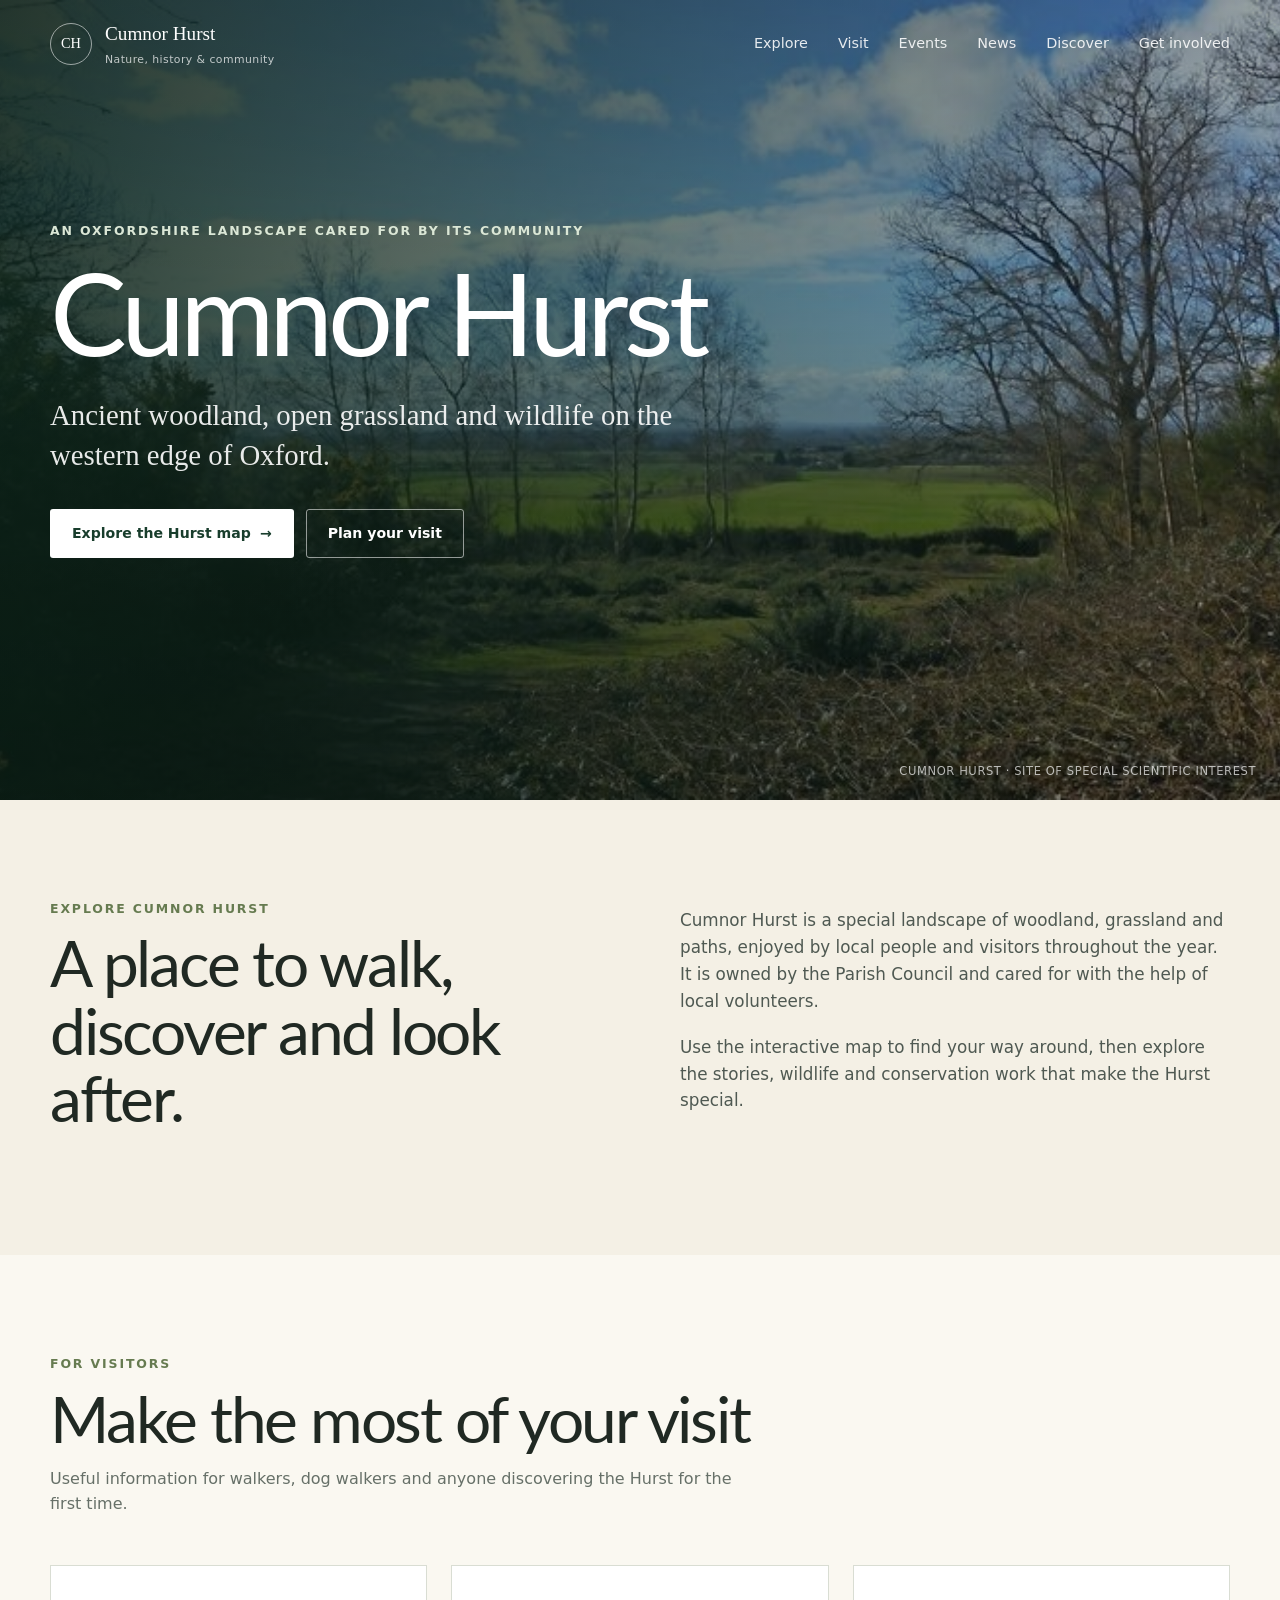
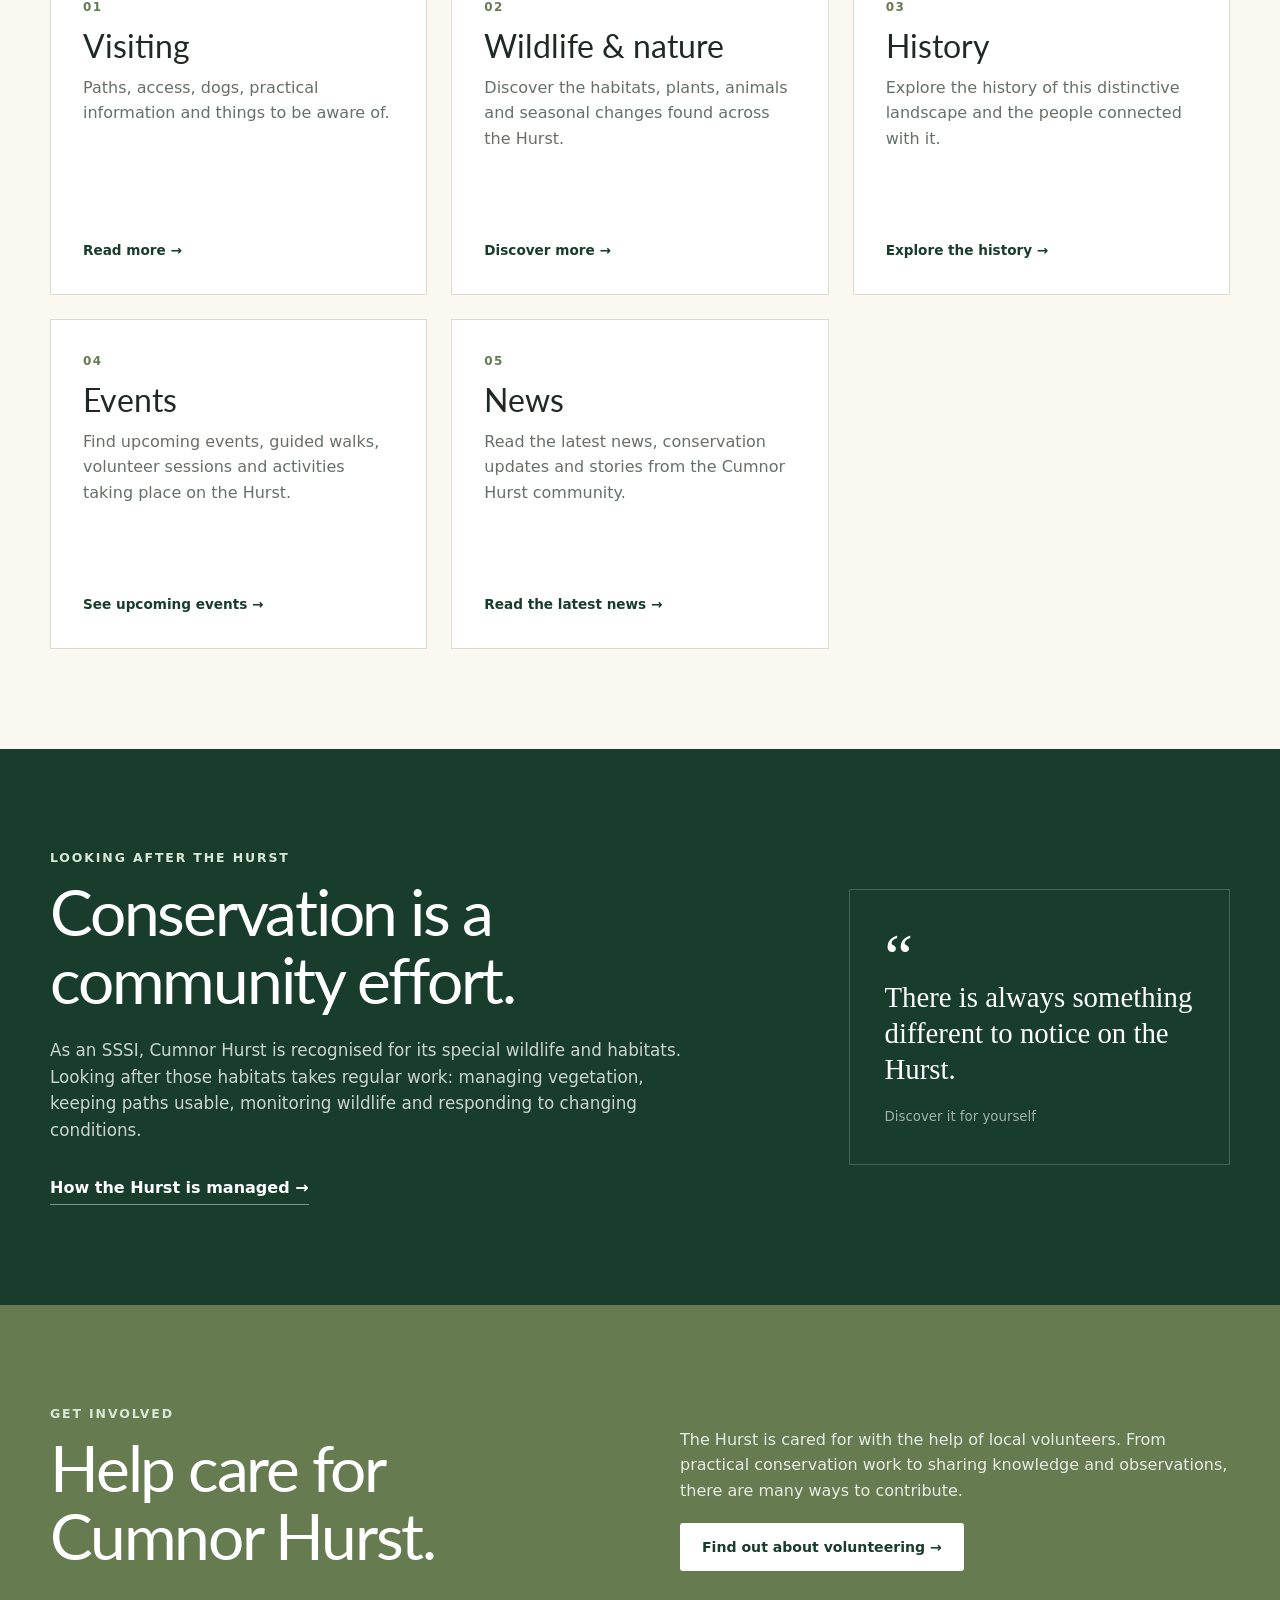
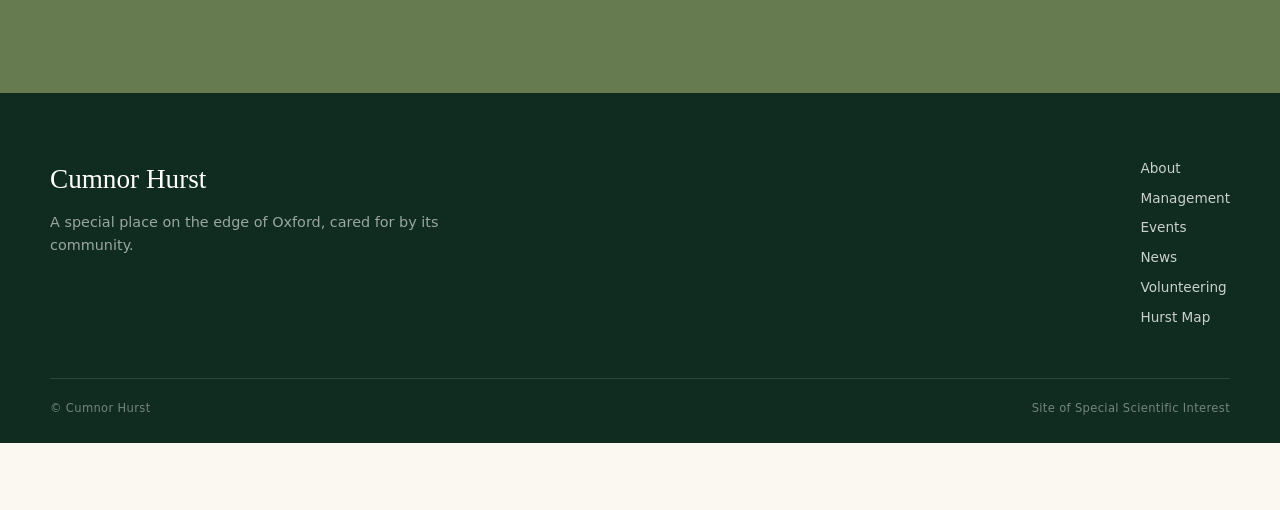
<file: index.html>
<!doctype html>
<html lang="en">

<head>
  <meta charset="utf-8">
  <meta http-equiv="refresh" content="0; url=/main.html">
  <link rel="canonical" href="https://www.cumnorhurst.org.uk/main.html">
  <title>Redirecting...</title>
</head>

<body>
  <p>Redirecting to <a href="/main.html">Cumnor Hurst Website</a>...</p>
</body>

</html>
</file>
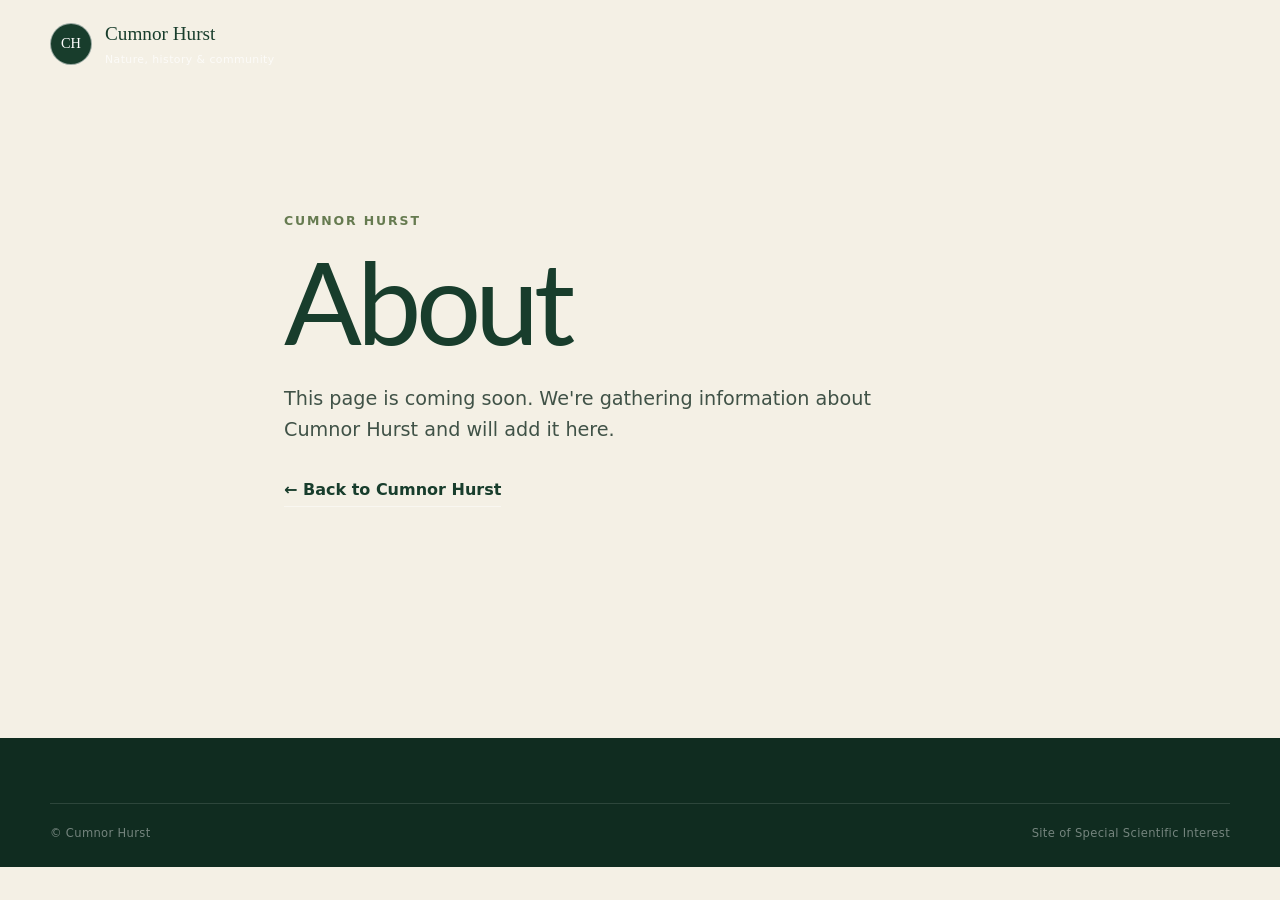
<file: about/index.html>
<!doctype html>
<html lang="en">
<head>
  <meta charset="utf-8">
  <meta name="viewport" content="width=device-width, initial-scale=1">
  <title>About — Cumnor Hurst</title>
  <link rel="stylesheet" href="/site.css">
  <link rel="icon" href="/favicon.svg" type="image/svg+xml">
</head>
<body class="subpage-page">
<header class="site-header">
  <div class="container nav-wrap">
    <a class="brand" href="/index.html">
      <span class="brand-mark">CH</span>
      <span><strong>Cumnor Hurst</strong><small>Nature, history &amp; community</small></span>
    </a>
  </div>
</header>

<main>
  <section class="section">
    <div class="subpage-content">
      <p class="eyebrow dark">Cumnor Hurst</p>
      <h1>About</h1>
      <p style="font-size: 1.2rem; max-width: 600px;">
        This page is coming soon. We're gathering information about
        Cumnor Hurst and will add it here.
      </p>
      <p><a class="text-link" href="/">← Back to Cumnor Hurst</a></p>
    </div>
  </section>
</main>

<footer>
  <div class="container footer-bottom">
    <span>© Cumnor Hurst</span>
    <span>Site of Special Scientific Interest</span>
  </div>
</footer>
</body>
</html>
</file>
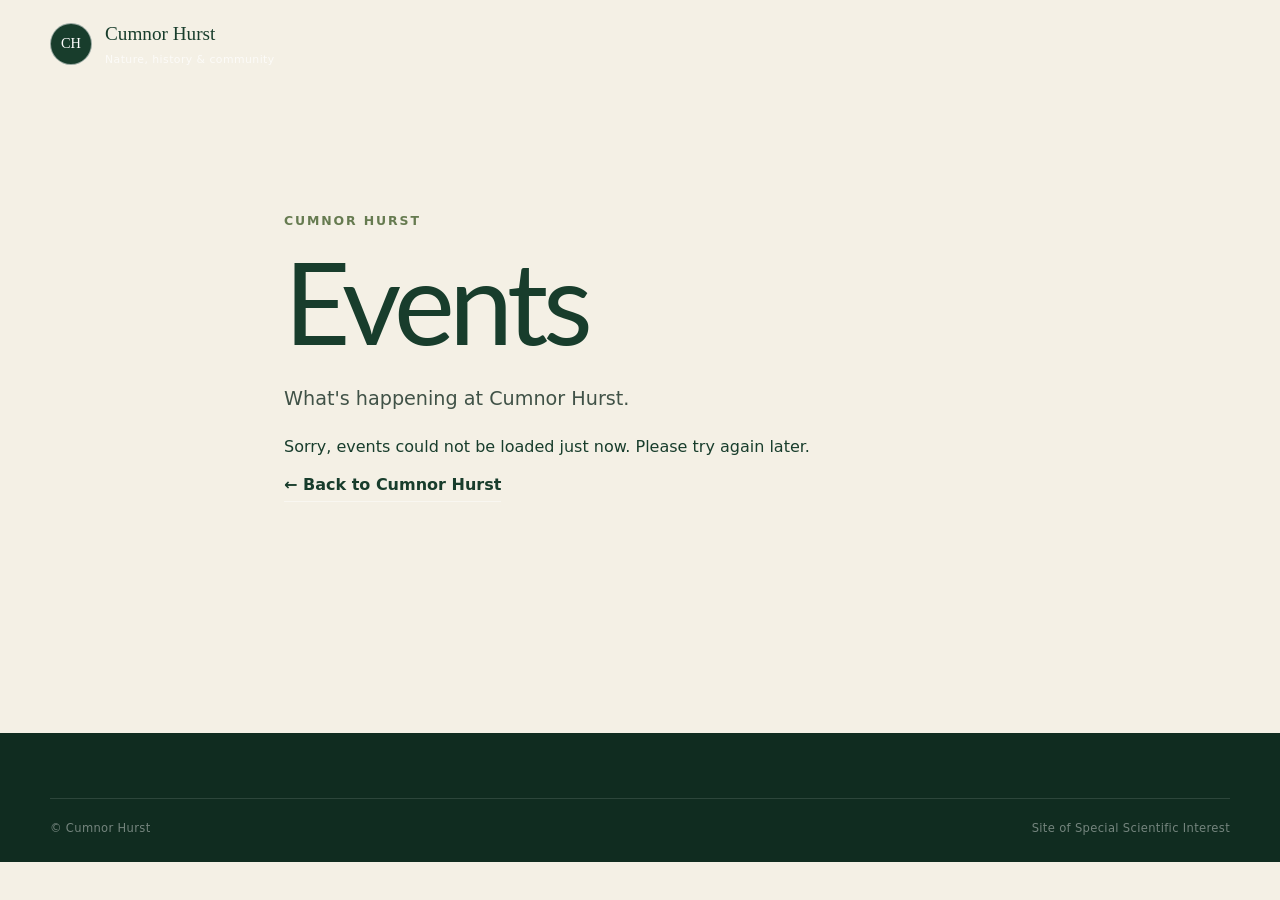
<file: events/index.html>
<!doctype html>
<html lang="en">
<head>
  <meta charset="utf-8">
  <meta name="viewport" content="width=device-width, initial-scale=1">
  <title>Events — Cumnor Hurst</title>
  <link rel="stylesheet" href="/site.css">
  <link rel="icon" href="/favicon.svg" type="image/svg+xml">
</head>
<body class="subpage-page">
<header class="site-header">
  <div class="container nav-wrap">
    <a class="brand" href="/index.html">
      <span class="brand-mark">CH</span>
      <span><strong>Cumnor Hurst</strong><small>Nature, history &amp; community</small></span>
    </a>
  </div>
</header>

<main>
  <section class="section">
    <div class="subpage-content">
      <p class="eyebrow dark">Cumnor Hurst</p>
      <h1>Events</h1>
      <p style="font-size: 1.2rem; max-width: 600px;">
        What's happening at Cumnor Hurst.
      </p> 
      <div id="events-feed" aria-live="polite"> 
        <p>Loading events…</p> 
      </div>
      <p><a class="text-link" href="/">← Back to Cumnor Hurst</a></p>
    </div>
  </section>
</main>

<footer>
  <div class="container footer-bottom">
    <span>© Cumnor Hurst</span>
    <span>Site of Special Scientific Interest</span>
  </div>
</footer>

<script>
const EVENTS_URL = "https://script.google.com/macros/s/AKfycbwlyRDThN-YTvIsuaMxBAxBW5epn72L5KCxQW8rVgxnJYSv5RahWv15Fv-OTVi2NTDo2A/exec";

async function loadEvents() {
  const feed = document.getElementById("events-feed");

  try {
    const response = await fetch(EVENTS_URL);

    if (!response.ok) {
      throw new Error(`HTTP ${response.status}`);
    }

    const data = await response.json();

    if (data.error) {
      throw new Error(data.error);
    }

    feed.replaceChildren();

    if (!data.events || data.events.length === 0) {
      feed.textContent = "There are no upcoming events at present.";
      return;
    }

    data.events.forEach(event => {
      const card = document.createElement("article");
      card.className = "event-card";

      const title = document.createElement("h2");
      title.textContent = event.title || "Untitled event";
      card.appendChild(title);

      const date = document.createElement("p");
      date.className = "event-date";

      const start = new Date(event.start);
      const end = new Date(event.end);

      if (event.allDay) {
        date.textContent = start.toLocaleDateString("en-GB", {
          weekday: "long",
          day: "numeric",
          month: "long",
          year: "numeric"
        });
      } else {
        date.textContent =
          start.toLocaleDateString("en-GB", {
            weekday: "long",
            day: "numeric",
            month: "long",
            year: "numeric"
          }) + " · " +
          start.toLocaleTimeString("en-GB", {
            hour: "2-digit",
            minute: "2-digit"
          }) + "–" +
          end.toLocaleTimeString("en-GB", {
            hour: "2-digit",
            minute: "2-digit"
          });
      }

      card.appendChild(date);


      if (event.location) {
        const location = document.createElement("p");
        location.className = "event-location";
        location.textContent = event.location;
        card.appendChild(location);
      }

      if (event.description) {
        const description = document.createElement("p");
        description.className = "event-description";
        description.textContent = event.description;
        card.appendChild(description);
      }
      
      if (event.contributor) {
        const contributor = document.createElement("p");
        contributor.className = "event-contributor";
        contributor.textContent = "Added by " + event.contributor;
        card.appendChild(contributor);
      }
      

      feed.appendChild(card);
    });

  } catch (error) {
    console.error("Could not load events:", error);
    feed.textContent =
      "Sorry, events could not be loaded just now. Please try again later.";
  }
}

loadEvents();
</script>

</body>
</html>
</file>
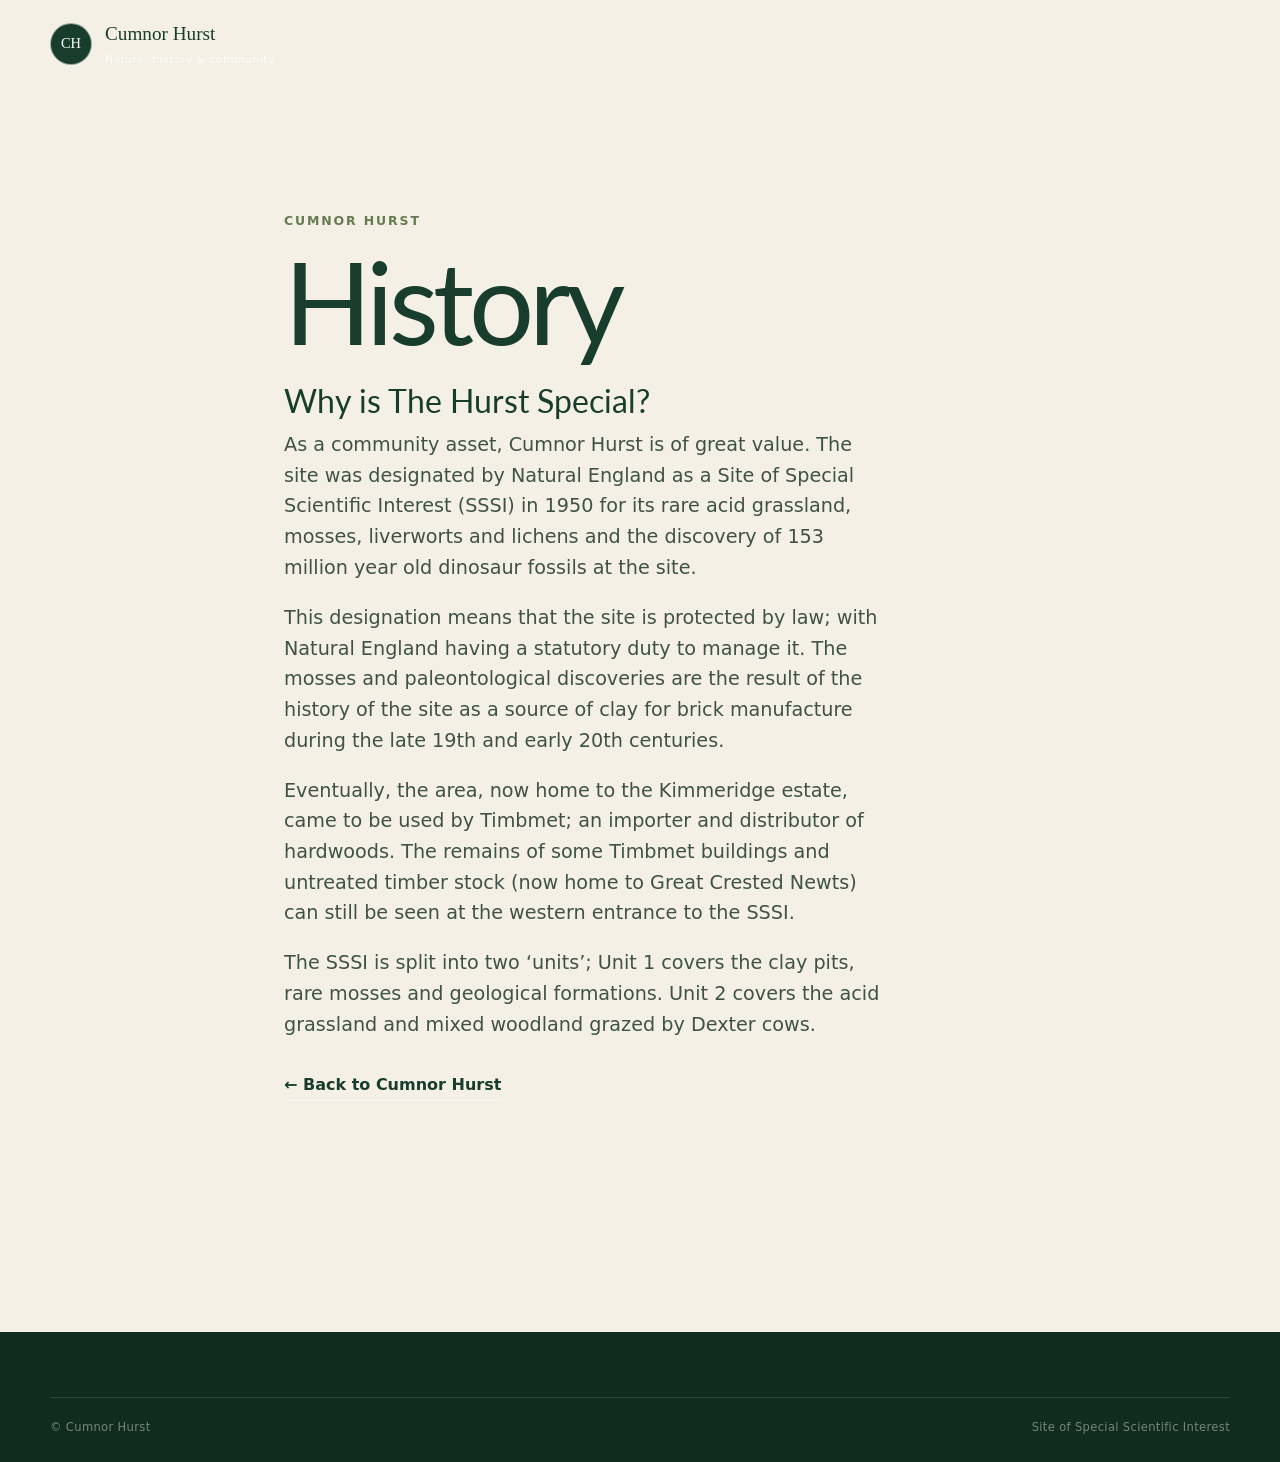
<file: history/index.html>
<!doctype html>
<html lang="en">
<head>
  <meta charset="utf-8">
  <meta name="viewport" content="width=device-width, initial-scale=1">
  <title>History — Cumnor Hurst</title>
  <link rel="stylesheet" href="/site.css">
  <link rel="icon" href="/favicon.svg" type="image/svg+xml">
</head>
<body class="subpage-page">
<header class="site-header">
  <div class="container nav-wrap">
    <a class="brand" href="/index.html">
      <span class="brand-mark">CH</span>
      <span><strong>Cumnor Hurst</strong><small>Nature, history &amp; community</small></span>
    </a>
  </div>
</header>

<main>
  <section class="section">
    <div class="subpage-content">
      <p class="eyebrow dark">Cumnor Hurst</p>
      <h1>History</h1>
      <h3>Why is The Hurst Special?</h3>
      <p style="font-size: 1.2rem; max-width: 600px;">
        As a community asset, Cumnor Hurst is of great value. The site was designated by Natural England as a Site of Special Scientific Interest (SSSI) in 1950 for its rare acid grassland, mosses, liverworts and lichens and the discovery of 153 million year old dinosaur fossils at the site.
      </p>
      <p style="font-size: 1.2rem; max-width: 600px;">
        This designation means that the site is protected by law; with Natural England having a statutory duty to manage it. The mosses and paleontological discoveries are the result of the history of the site as a source of clay for brick manufacture during the late 19th and early 20th centuries.
      </p>
      <p style="font-size: 1.2rem; max-width: 600px;">
        Eventually, the area, now home to the Kimmeridge estate, came to be used by Timbmet; an importer and distributor of hardwoods. The remains of some Timbmet buildings and untreated timber stock (now home to Great Crested Newts) can still be seen at the western entrance to the SSSI.
      </p>
      <p style="font-size: 1.2rem; max-width: 600px;">
        The SSSI is split into two ‘units’; Unit 1 covers the clay pits, rare mosses and geological formations. 
        Unit 2 covers the acid grassland and mixed woodland grazed by Dexter cows.
      </p>
      <p><a class="text-link" href="/">← Back to Cumnor Hurst</a></p>
    </div>
  </section>
</main>

<footer>
  <div class="container footer-bottom">
    <span>© Cumnor Hurst</span>
    <span>Site of Special Scientific Interest</span>
  </div>
</footer>
</body>
</html>
</file>
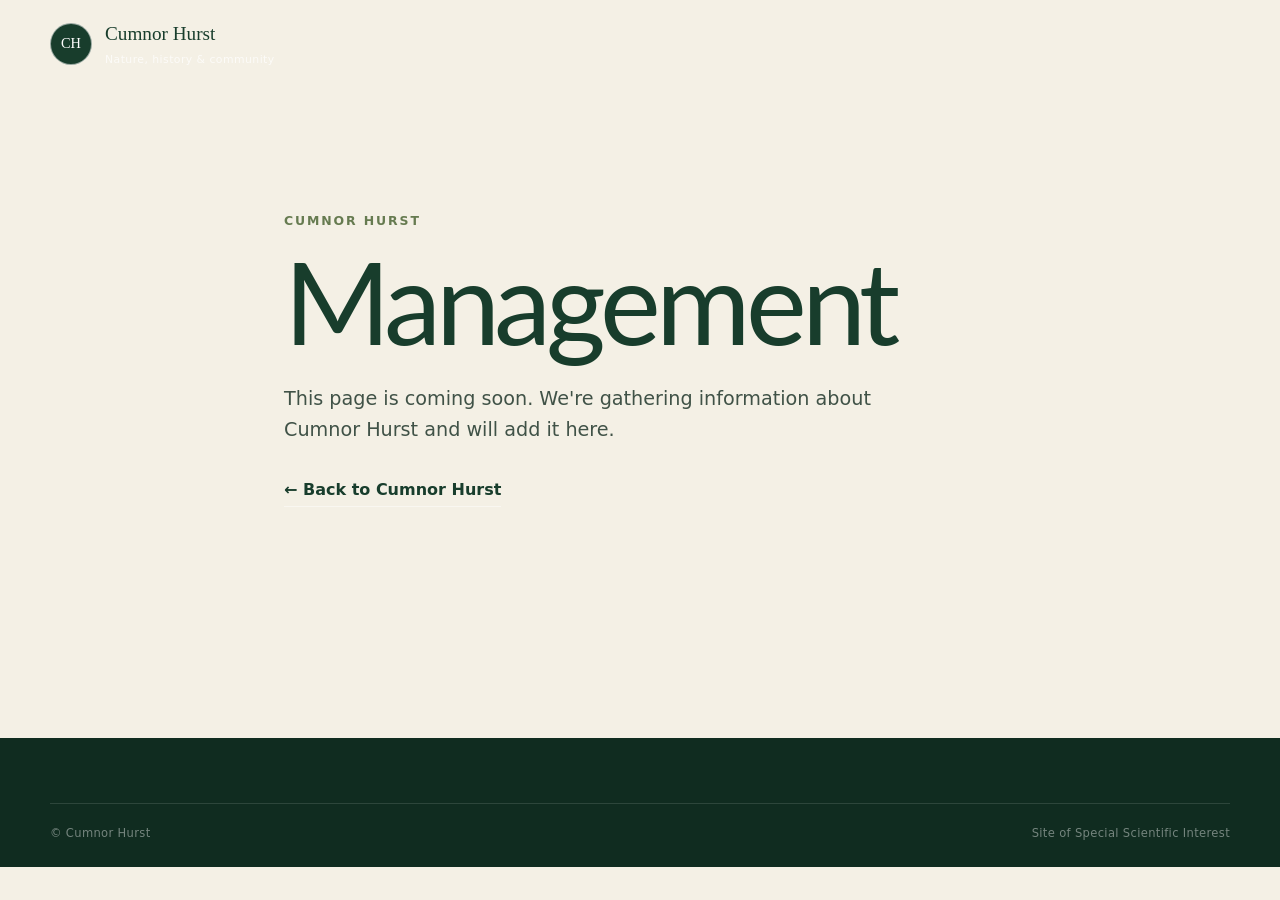
<file: management/index.html>
<!doctype html>
<html lang="en">
<head>
  <meta charset="utf-8">
  <meta name="viewport" content="width=device-width, initial-scale=1">
  <title>Management — Cumnor Hurst</title>
  <link rel="stylesheet" href="/site.css?v=1">
  <link rel="icon" href="/favicon.svg" type="image/svg+xml">
</head>
<body class="subpage-page">
<header class="site-header">
  <div class="container nav-wrap">
    <a class="brand" href="/index.html">
      <span class="brand-mark">CH</span>
      <span><strong>Cumnor Hurst</strong><small>Nature, history &amp; community</small></span>
    </a>
  </div>
</header>

<main>
  <section class="section">
    <div class="subpage-content">
      <p class="eyebrow dark">Cumnor Hurst</p>
      <h1>Management</h1>
      <p style="font-size: 1.2rem; max-width: 600px;">
        This page is coming soon. We're gathering information about
        Cumnor Hurst and will add it here.
      </p>
      <p><a class="text-link" href="/">← Back to Cumnor Hurst</a></p>
    </div>
  </section>
</main>

<footer>
  <div class="container footer-bottom">
    <span>© Cumnor Hurst</span>
    <span>Site of Special Scientific Interest</span>
  </div>
</footer>
</body>
</html>
</file>
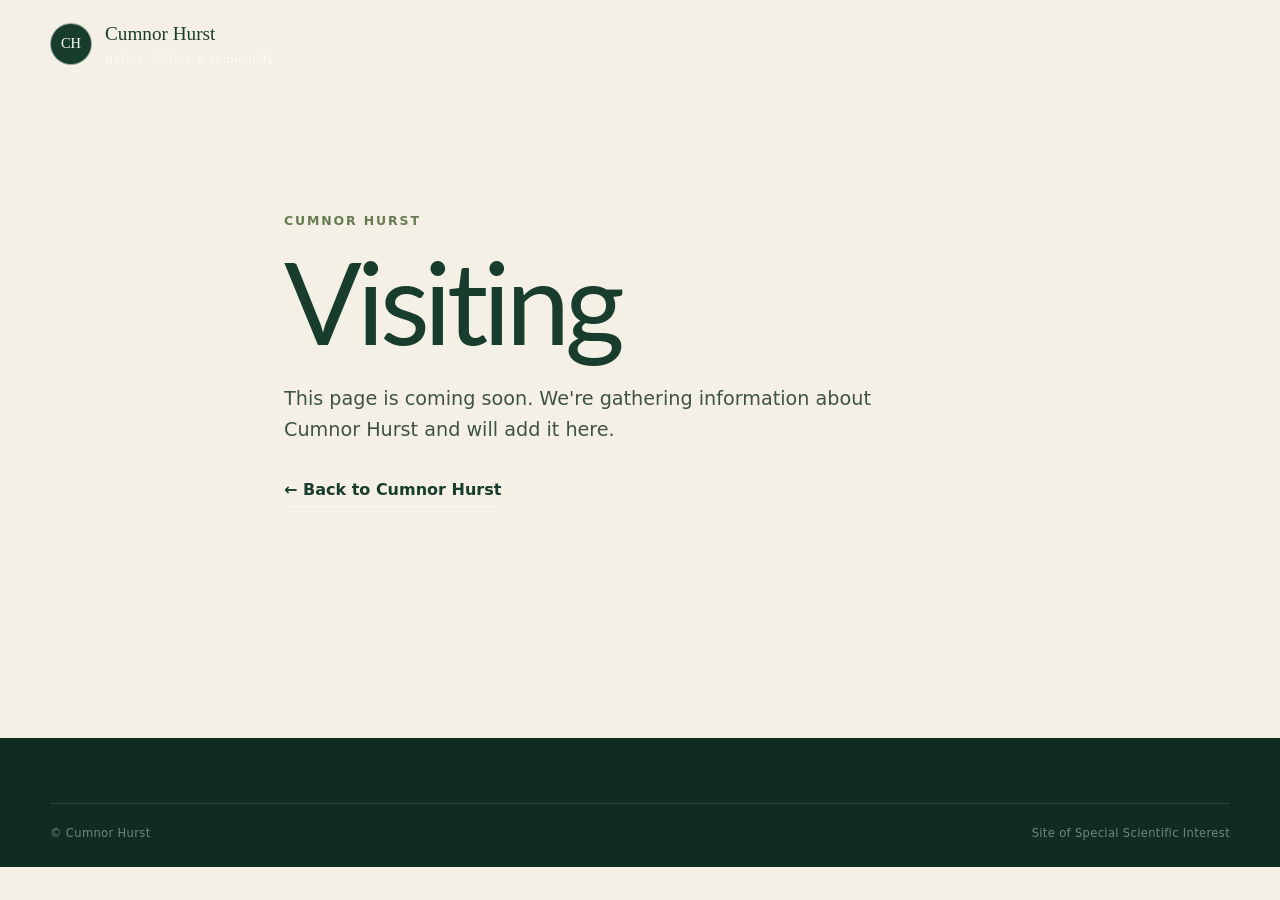
<file: visiting/index.html>
<!doctype html>
<html lang="en">
<head>
  <meta charset="utf-8">
  <meta name="viewport" content="width=device-width, initial-scale=1">
  <title>Visiting — Cumnor Hurst</title>
  <link rel="stylesheet" href="/site.css">
  <link rel="icon" href="/favicon.svg" type="image/svg+xml">
</head>
<body class="subpage-page">
<header class="site-header">
  <div class="container nav-wrap">
    <a class="brand" href="/index.html">
      <span class="brand-mark">CH</span>
      <span><strong>Cumnor Hurst</strong><small>Nature, history &amp; community</small></span>
    </a>
  </div>
</header>

<main>
  <section class="section">
    <div class="subpage-content">
      <p class="eyebrow dark">Cumnor Hurst</p>
      <h1>Visiting</h1>
      <p style="font-size: 1.2rem; max-width: 600px;">
        This page is coming soon. We're gathering information about
        Cumnor Hurst and will add it here.
      </p>
      <p><a class="text-link" href="/">← Back to Cumnor Hurst</a></p>
    </div>
  </section>
</main>

<footer>
  <div class="container footer-bottom">
    <span>© Cumnor Hurst</span>
    <span>Site of Special Scientific Interest</span>
  </div>
</footer>
</body>
</html>
</file>
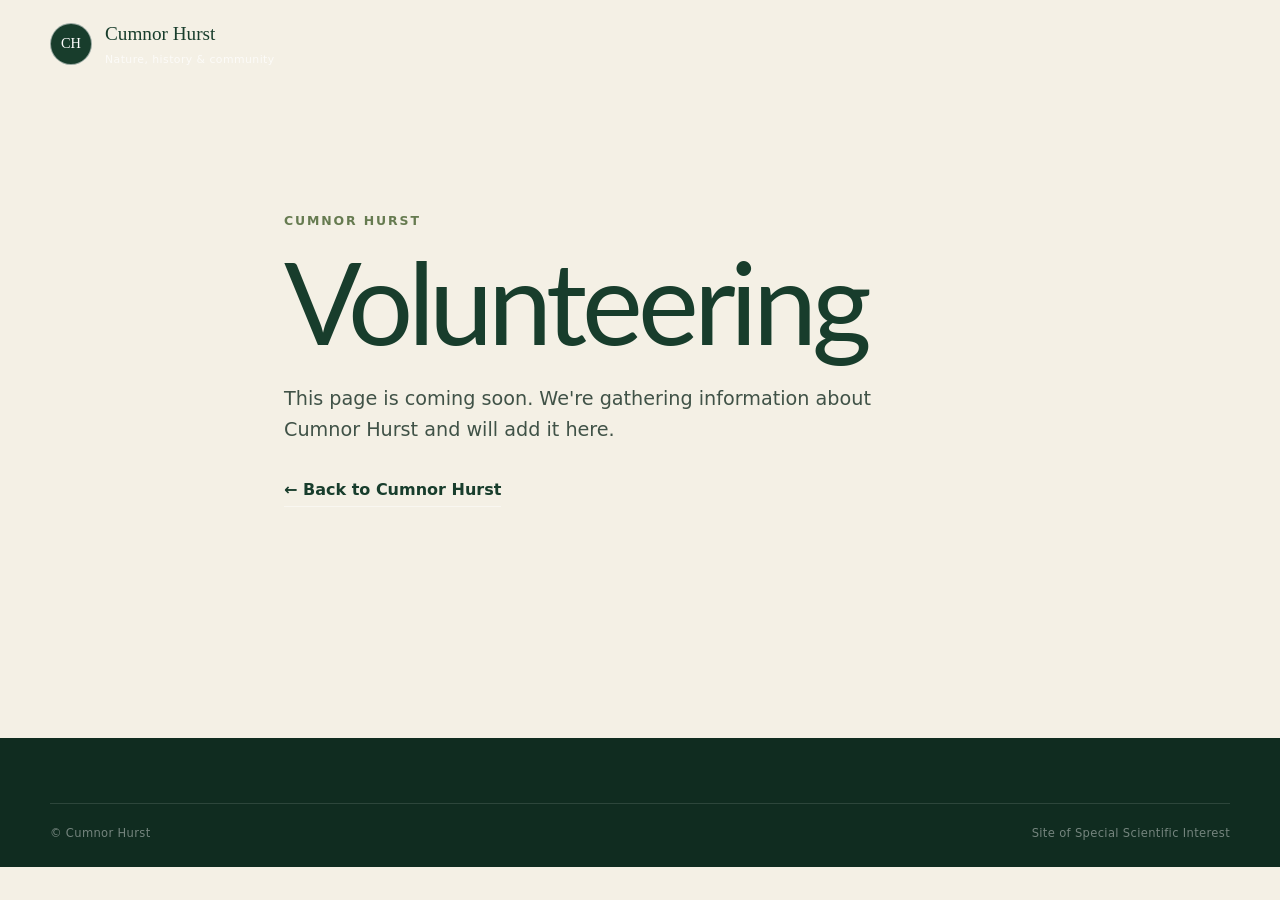
<file: volunteering/index.html>
<!doctype html>
<html lang="en">
<head>
  <meta charset="utf-8">
  <meta name="viewport" content="width=device-width, initial-scale=1">
  <title>Volunteering — Cumnor Hurst</title>
  <link rel="stylesheet" href="/site.css">
  <link rel="icon" href="/favicon.svg" type="image/svg+xml">
</head>
<body class="subpage-page">
<header class="site-header">
  <div class="container nav-wrap">
    <a class="brand" href="/index.html">
      <span class="brand-mark">CH</span>
      <span><strong>Cumnor Hurst</strong><small>Nature, history &amp; community</small></span>
    </a>
  </div>
</header>

<main>
  <section class="section">
    <div class="subpage-content">
      <p class="eyebrow dark">Cumnor Hurst</p>
      <h1>Volunteering</h1>
      <p style="font-size: 1.2rem; max-width: 600px;">
        This page is coming soon. We're gathering information about
        Cumnor Hurst and will add it here.
      </p>
     <p><a class="text-link" href="/">← Back to Cumnor Hurst</a></p>
    </div>
  </section>
</main>

<footer>
  <div class="container footer-bottom">
    <span>© Cumnor Hurst</span>
    <span>Site of Special Scientific Interest</span>
  </div>
</footer>
</body>
</html>
</file>
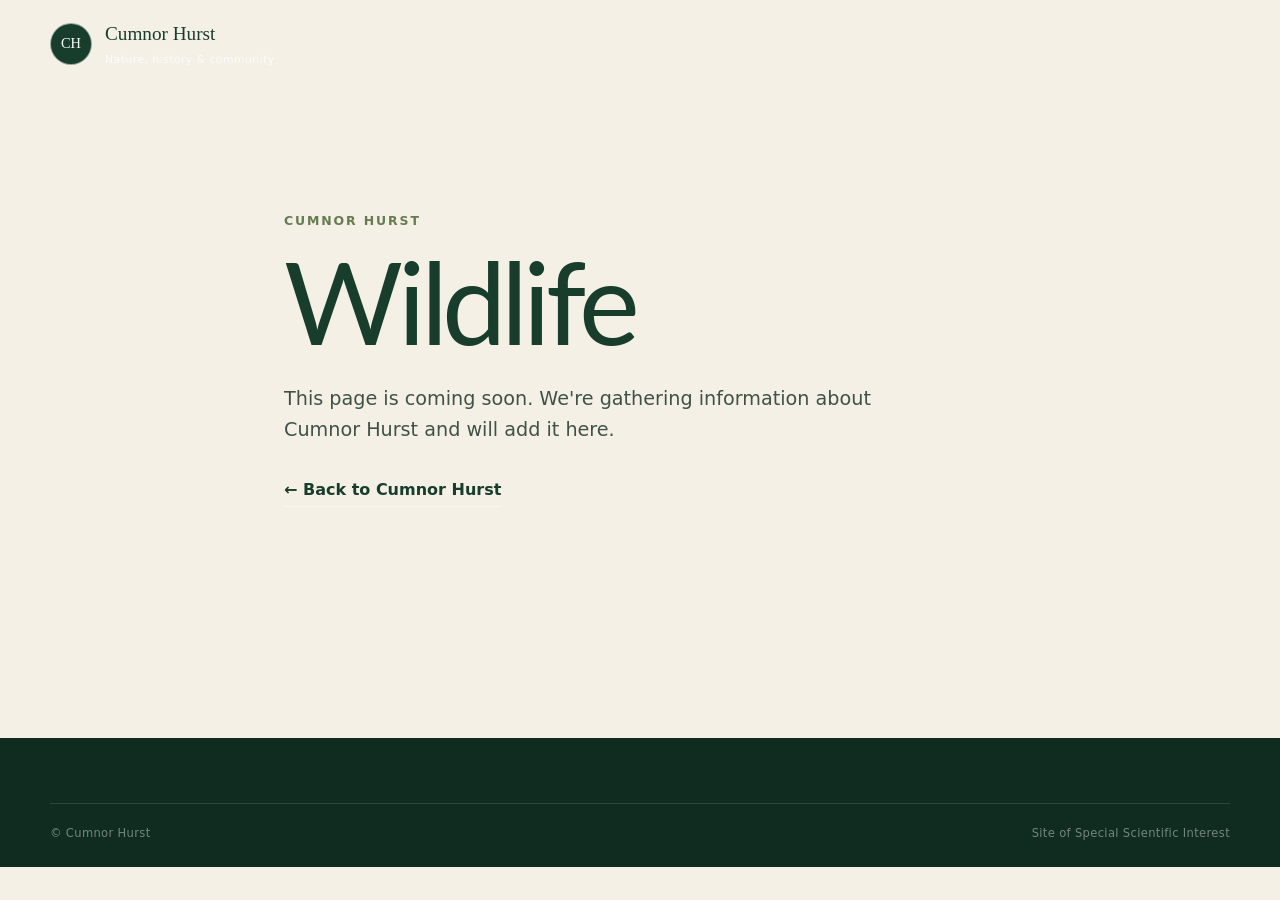
<file: wildlife/index.html>
<!doctype html>
<html lang="en">
<head>
  <meta charset="utf-8">
  <meta name="viewport" content="width=device-width, initial-scale=1">
  <title>Wildlife — Cumnor Hurst</title>
  <link rel="stylesheet" href="/site.css">
  <link rel="icon" href="/favicon.svg" type="image/svg+xml">
</head>
<body class="subpage-page">
<header class="site-header">
  <div class="container nav-wrap">
    <a class="brand" href="/index.html">
      <span class="brand-mark">CH</span>
      <span><strong>Cumnor Hurst</strong><small>Nature, history &amp; community</small></span>
    </a>
  </div>
</header>

<main>
  <section class="section">
    <div class="subpage-content">
      <p class="eyebrow dark">Cumnor Hurst</p>
      <h1>Wildlife</h1>
      <p style="font-size: 1.2rem; max-width: 600px;">
        This page is coming soon. We're gathering information about
        Cumnor Hurst and will add it here.
      </p>
      <p><a class="text-link" href="/">← Back to Cumnor Hurst</a></p>
    </div>
  </section>
</main>

<footer>
  <div class="container footer-bottom">
    <span>© Cumnor Hurst</span>
    <span>Site of Special Scientific Interest</span>
  </div>
</footer>
</body>
</html>
</file>
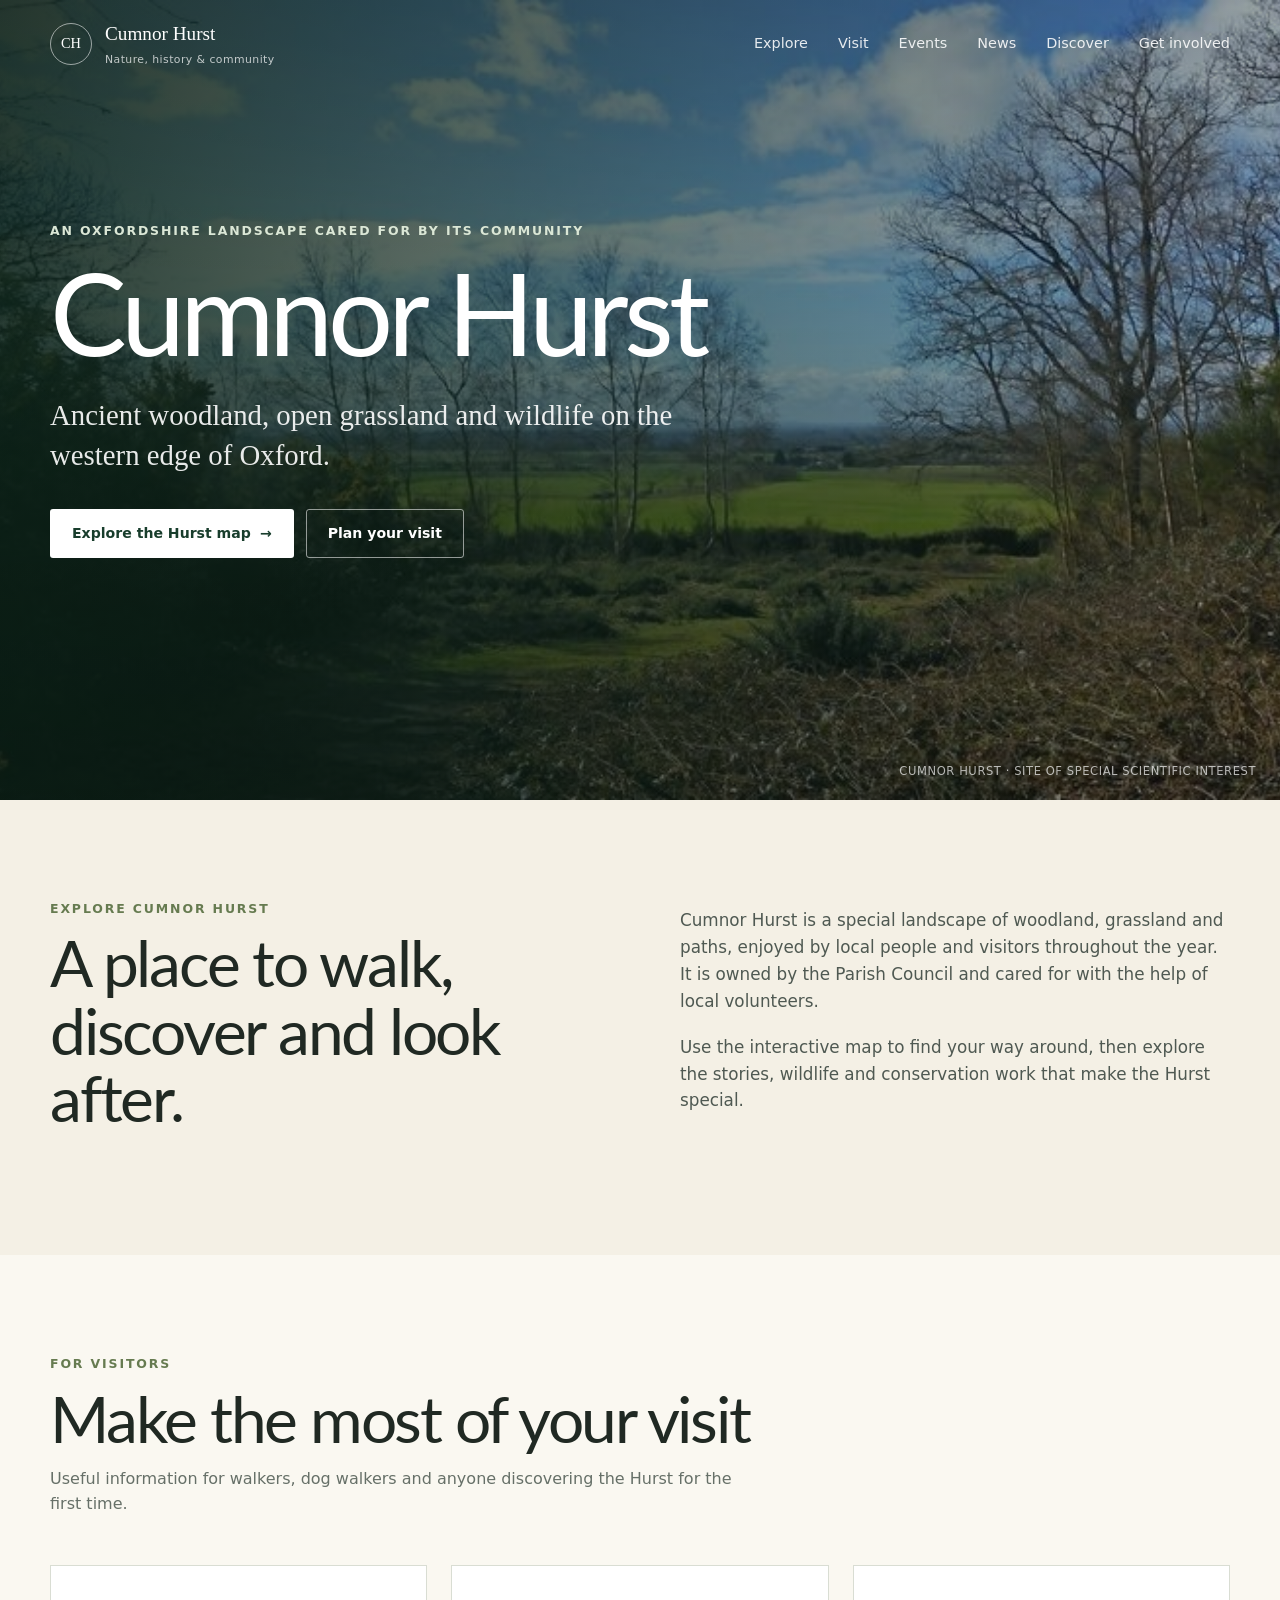
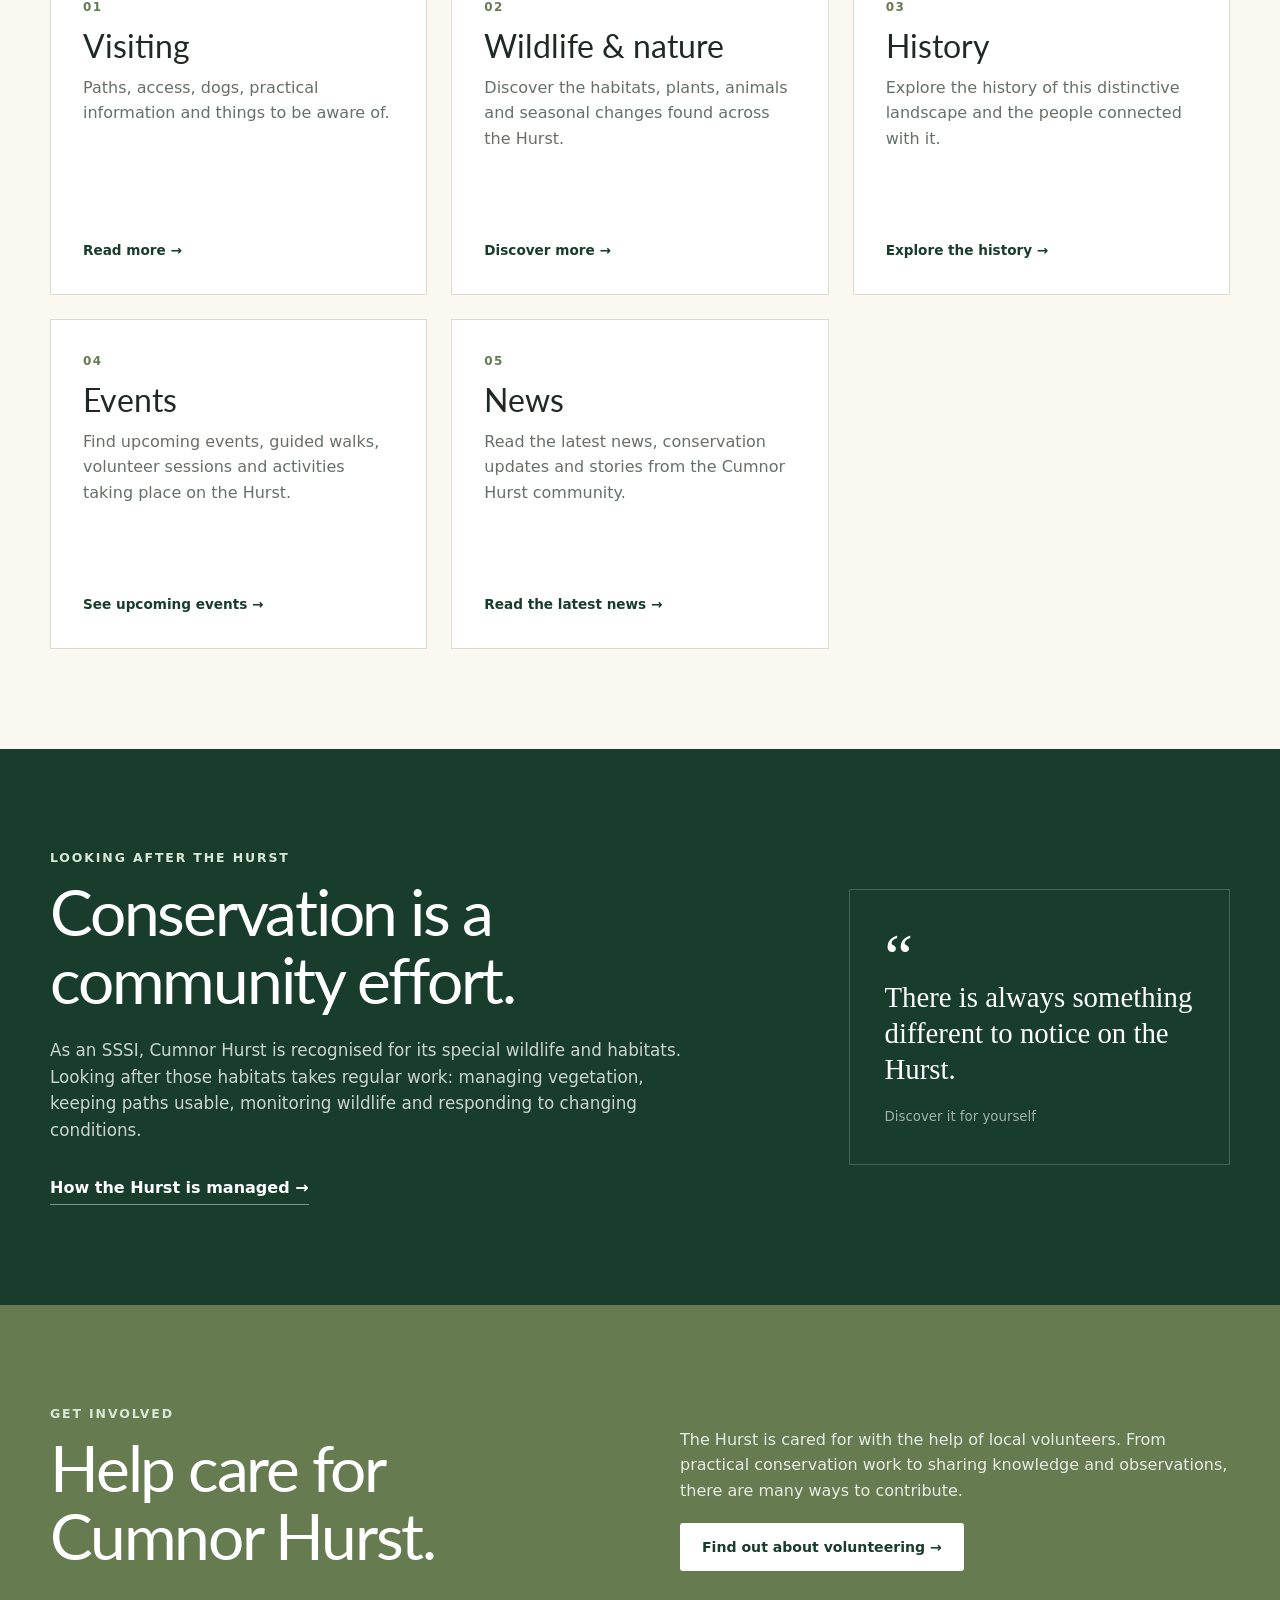
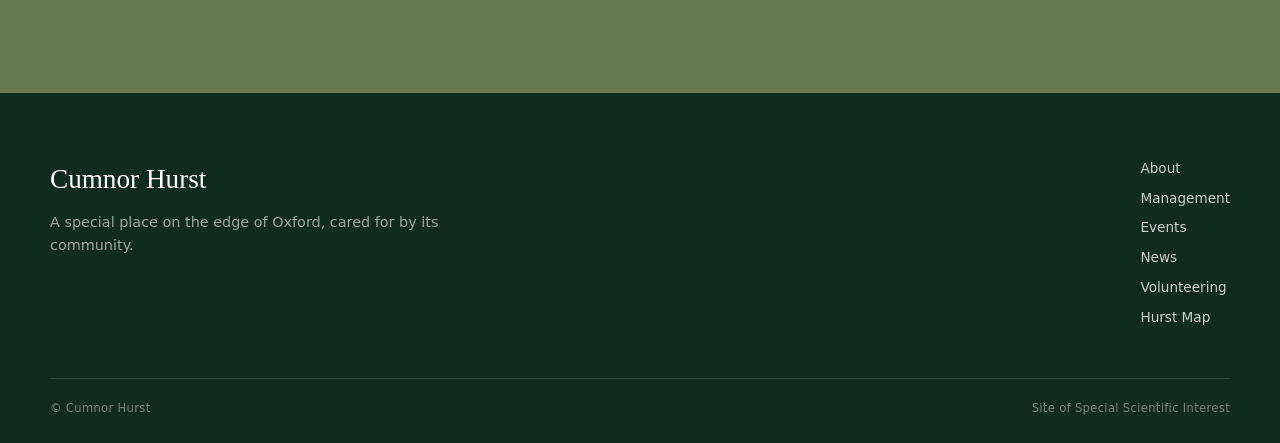
<file: main.html>
<!doctype html>
<html lang="en">
<head>
  <meta charset="utf-8">
  <meta name="viewport" content="width=device-width, initial-scale=1">

  <title>Cumnor Hurst — Nature, history &amp; community</title>

  <meta
    name="description"
    content="Cumnor Hurst — an important Oxfordshire landscape of woodland, grassland and wildlife, cared for by its community."
  >

  <link rel="stylesheet" href="/site.css?v=4">
  <link rel="icon" href="/favicon.svg" type="image/svg+xml">
</head>

<body>

<header class="site-header">
  <div class="container nav-wrap">

    <a class="brand" href="/">
      <span class="brand-mark">CH</span>
      <span>
        <strong>Cumnor Hurst</strong>
        <small>Nature, history &amp; community</small>
      </span>
    </a>

    <button
      class="menu-toggle"
      type="button"
      aria-expanded="false"
      aria-controls="main-nav"
    >
      Menu
    </button>

    <nav id="main-nav" aria-label="Main navigation">
      <a href="#explore">Explore</a>
      <a href="#visit">Visit</a>
      <a href="/events/">Events</a>
      <a href="/news/">News</a>
      <a href="#discover">Discover</a>
      <a href="#involved">Get involved</a>
    </nav>


  </div>
</header>


<main>

  <!-- HERO -->

  <section class="hero">

    <div class="hero-overlay"></div>

    <div class="container hero-content">

      <p class="eyebrow">
        An Oxfordshire landscape cared for by its community
      </p>

      <h1>Cumnor Hurst</h1>

      <p class="hero-lede">
        Ancient woodland, open grassland and wildlife on the western edge of Oxford.
      </p>

      <div class="hero-actions">
        <a class="button primary" href="/hurstmap/">
          Explore the Hurst map <span aria-hidden="true">→</span>
        </a>

        <a class="button ghost" href="#visit">
          Plan your visit
        </a>
      </div>

    </div>

    <div class="hero-caption">
      Cumnor Hurst · Site of Special Scientific Interest
    </div>

  </section>


  <!-- INTRODUCTION -->

  <section id="explore" class="intro section">

    <div class="container intro-grid">

      <div>
        <p class="eyebrow dark">Explore Cumnor Hurst</p>

        <h2>
          A place to walk, discover and look after.
        </h2>
      </div>

      <div>
        <p>
          Cumnor Hurst is a special landscape of woodland, grassland and
          paths, enjoyed by local people and visitors throughout the year.
          It is owned by the Parish Council and cared for with the help of
          local volunteers.
        </p>

        <p>
          Use the interactive map to find your way around, then explore the
          stories, wildlife and conservation work that make the Hurst special.
        </p>
      </div>

    </div>

  </section>


  <!-- VISITORS -->

  <section id="visit" class="cards section">

    <div class="container">

      <div class="section-heading">

        <p class="eyebrow dark">For visitors</p>

        <h2>Make the most of your visit</h2>

        <p>
          Useful information for walkers, dog walkers and anyone discovering
          the Hurst for the first time.
        </p>

      </div>


      <div class="card-grid">

        <a class="card" href="/visiting/">
          <span>01</span>

          <h3>Visiting</h3>

          <p>
            Paths, access, dogs, practical information and things to be
            aware of.
          </p>

          <b>Read more →</b>
        </a>


        <a class="card" href="/wildlife/">
          <span>02</span>

          <h3>Wildlife &amp; nature</h3>

          <p>
            Discover the habitats, plants, animals and seasonal changes
            found across the Hurst.
          </p>

          <b>Discover more →</b>
        </a>


        <a class="card" href="/history/">
          <span>03</span>

          <h3>History</h3>

          <p>
            Explore the history of this distinctive landscape and the
            people connected with it.
          </p>

          <b>Explore the history →</b>
        </a>
        

        <a class="card" href="/events/">
          <span>04</span>

          <h3>Events</h3>

          <p>
            Find upcoming events, guided walks, volunteer sessions
            and activities taking place on the Hurst.
          </p>

          <b>See upcoming events →</b>
        </a>

        <a class="card" href="/news/">
          <span>05</span>

          <h3>News</h3>

          <p>
            Read the latest news, conservation updates and stories
            from the Cumnor Hurst community.
          </p>

          <b>Read the latest news →</b>
        </a>

        

      </div>

    </div>

  </section>


  <!-- MANAGEMENT -->

  <section id="discover" class="feature section">

    <div class="container feature-grid">

      <div>

        <p class="eyebrow">Looking after the Hurst</p>

        <h2>
          Conservation is a community effort.
        </h2>

        <p class="feature-text">
          As an SSSI, Cumnor Hurst is recognised for its special wildlife
          and habitats. Looking after those habitats takes regular work:
          managing vegetation, keeping paths usable, monitoring wildlife
          and responding to changing conditions.
        </p>

        <a class="text-link" href="/management/">
          How the Hurst is managed →
        </a>

      </div>


      <div class="feature-note">

        <i aria-hidden="true">“</i>

        <p>
          There is always something different to notice on the Hurst.
        </p>

        <small>
          Discover it for yourself
        </small>

      </div>

    </div>

  </section>


  <!-- VOLUNTEERING -->

  <section id="involved" class="volunteer section">

    <div class="container volunteer-grid">

      <div>

        <p class="eyebrow">Get involved</p>

        <h2>
          Help care for Cumnor Hurst.
        </h2>

      </div>


      <div>

        <p>
          The Hurst is cared for with the help of local volunteers.
          From practical conservation work to sharing knowledge and
          observations, there are many ways to contribute.
        </p>

        <a class="button light" href="/volunteering/">
          Find out about volunteering →
        </a>

      </div>

    </div>

  </section>

</main>


<!-- FOOTER -->

<footer>

  <div class="container footer-grid">

    <div>

      <a class="footer-brand" href="/">
        Cumnor Hurst
      </a>

      <p>
        A special place on the edge of Oxford, cared for by its community.
      </p>

    </div>


    <nav aria-label="Footer navigation">
      <a href="/about/">About</a>
      <a href="/management/">Management</a>
      <a href="/events/">Events</a>
      <a href="/news/">News</a>
      <a href="/volunteering/">Volunteering</a>
      <a href="/hurstmap/">Hurst Map</a>
    </nav>


  </div>


  <div class="container footer-bottom">

    <span>© Cumnor Hurst</span>

    <span>Site of Special Scientific Interest</span>

  </div>

</footer>


<script>
  const menuToggle = document.querySelector(".menu-toggle");
  const mainNav = document.querySelector("#main-nav");

  menuToggle.addEventListener("click", () => {
    const isOpen = menuToggle.getAttribute("aria-expanded") === "true";

    menuToggle.setAttribute("aria-expanded", String(!isOpen));
    mainNav.classList.toggle("open", !isOpen);
  });
</script>

</body>
</html>
</file>
<file: site.css>
/* =========================================================
   Cumnor Hurst
   Main site stylesheet
   ========================================================= */

@import url('https://fonts.googleapis.com/css2?family=Lato:wght@400;700&display=swap');

/* ---------- Base ---------- */

:root {
  --forest: #183d2c;
  --forest-dark: #102c20;
  --moss: #667b50;
  --sage: #aab99a;
  --cream: #f4f0e5;
  --paper: #faf8f1;
  --white: #ffffff;
  --ink: #202923;
  --muted: #667068;
  --line: #d9ddd3;

  --serif: Georgia, "Times New Roman", serif;
  --sans: system-ui, -apple-system, BlinkMacSystemFont, "Segoe UI",
          sans-serif;

  --max-width: 1180px;
}


* {
  box-sizing: border-box;
}


html {
  scroll-behavior: smooth;
}


body {
  margin: 0;
  background: var(--paper);
  color: var(--ink);
  font-family: var(--sans);
  line-height: 1.6;
}


img {
  max-width: 100%;
  height: auto;
}


a {
  color: inherit;
}


.container {
  width: min(calc(100% - 48px), var(--max-width));
  margin-inline: auto;
}


.section {
  padding: 100px 0;
}


/* ---------- Typography ---------- */

h1,
h2,
h3 {
  font-family: "Lato", sans-serif;
  font-weight: 400;
  line-height: 1.05;
}


h1 {
  margin: 12px 0 22px;
  color: var(--white);
  font-size: clamp(3rem, 9vw, 8rem);
  letter-spacing: -0.045em;
}


h2 {
  margin: 12px 0 24px;
  font-size: clamp(2.5rem, 5vw, 4.5rem);
  letter-spacing: -0.035em;
}


h3 {
  margin: 12px 0;
  font-size: 2rem;
}


p {
  margin: 0 0 1.2rem;
}


.eyebrow {
  margin: 0;
  color: #dbe7d6;
  font-size: 0.78rem;
  font-weight: 700;
  letter-spacing: 0.15em;
  line-height: 1.4;
  text-transform: uppercase;
}


.eyebrow.dark {
  color: var(--moss);
}


/* ---------- Header ---------- */

.site-header {
  position: absolute;
  z-index: 20;
  top: 0;
  right: 0;
  left: 0;

  color: var(--white);
}


.nav-wrap {
  display: flex;
  align-items: center;
  justify-content: space-between;
  min-height: 88px;
}


.brand {
  display: flex;
  align-items: center;
  gap: 13px;

  color: var(--white);
  text-decoration: none;
}


.brand-mark {
  display: grid;
  width: 42px;
  height: 42px;
  place-items: center;

  border: 1px solid rgba(255, 255, 255, 0.55);
  border-radius: 50%;

  font-family: var(--serif);
  font-size: 0.9rem;
}


.brand strong,
.brand small {
  display: block;
}


.brand strong {
  font-family: var(--serif);
  font-size: 1.2rem;
  font-weight: 400;
}


.brand small {
  margin-top: 1px;
  color: rgba(255, 255, 255, 0.72);
  font-size: 0.68rem;
  letter-spacing: 0.04em;
}


.site-header nav {
  display: flex;
  align-items: center;
  gap: 30px;
}


.site-header nav a {
  color: rgba(255, 255, 255, 0.88);
  font-size: 0.9rem;
  text-decoration: none;
}


.site-header nav a:hover {
  color: var(--white);
}


.menu-toggle {
  display: none;

  border: 1px solid rgba(255, 255, 255, 0.5);
  border-radius: 4px;
  padding: 8px 13px;

  background: transparent;
  color: var(--white);
  cursor: pointer;
}


/* ---------- Hero ---------- */

.hero {
  position: relative;
  display: flex;
  min-height: min(800px, 92vh);
  align-items: center;
  overflow: hidden;

  /*
     If you add this file:

         ~/images/hurst-hero.jpg

     it will automatically appear behind the gradient.
     The gradient remains as a fallback if the image is absent.
  */
  background-image:
    linear-gradient(
      90deg,
      rgba(12, 36, 25, 0.88) 0%,
      rgba(12, 36, 25, 0.62) 45%,
      rgba(12, 36, 25, 0.28) 100%
    ),
    url("/images/hurst-hero.jpg");

  background-position: center;
  background-size: cover;
  background-color: var(--forest);
}


.hero-overlay {
  position: absolute;
  inset: 0;

  background:
    linear-gradient(
      180deg,
      rgba(0, 0, 0, 0.15),
      transparent 35%,
      rgba(0, 0, 0, 0.2)
    );
}


.hero-content {
  position: relative;
  z-index: 2;

  padding-top: 100px;
  padding-bottom: 120px;
}


.hero-lede {
  max-width: 650px;
  margin-bottom: 34px;

  color: rgba(255, 255, 255, 0.9);
  font-family: var(--serif);
  font-size: clamp(1.3rem, 2.5vw, 1.8rem);
  line-height: 1.4;
}


.hero-actions {
  display: flex;
  flex-wrap: wrap;
  gap: 12px;
}


.hero-caption {
  position: absolute;
  z-index: 2;
  right: 24px;
  bottom: 20px;

  color: rgba(255, 255, 255, 0.68);
  font-size: 0.72rem;
  letter-spacing: 0.05em;
  text-transform: uppercase;
}


/* ---------- Buttons ---------- */

.button {
  display: inline-flex;
  align-items: center;
  justify-content: center;
  gap: 9px;

  min-height: 48px;
  padding: 12px 21px;

  border: 1px solid transparent;
  border-radius: 3px;

  font-size: 0.88rem;
  font-weight: 700;
  text-decoration: none;

  transition:
    background-color 160ms ease,
    color 160ms ease,
    border-color 160ms ease,
    transform 160ms ease;
}


.button:hover {
  transform: translateY(-2px);
}


.button.primary {
  background: var(--white);
  color: var(--forest);
}


.button.primary:hover {
  background: var(--cream);
}


.button.ghost {
  border-color: rgba(255, 255, 255, 0.55);
  color: var(--white);
}


.button.ghost:hover {
  border-color: var(--white);
  background: rgba(255, 255, 255, 0.1);
}


.button.light {
  background: var(--white);
  color: var(--forest);
}


.button.light:hover {
  background: var(--cream);
}


/* ---------- Introduction ---------- */

.intro {
  background: var(--cream);
}


.intro-grid {
  display: grid;
  grid-template-columns: 1fr 1fr;
  gap: 80px;
  align-items: start;
}


.intro h2 {
  max-width: 540px;
}


.intro-grid > div:last-child {
  max-width: 590px;
  padding-top: 7px;

  color: #4f5952;
  font-size: 1.05rem;
}


/* ---------- Cards ---------- */

.cards {
  background: var(--paper);
}


.section-heading {
  max-width: 700px;
  margin-bottom: 48px;
}


.section-heading h2 {
  margin-bottom: 14px;
}


.section-heading > p:last-child {
  color: var(--muted);
}


.card-grid {
  display: grid;
  grid-template-columns: repeat(3, minmax(0, 1fr));
  gap: 1.5rem;
}

@media (max-width: 800px) {
  .card-grid {
    grid-template-columns: repeat(2, minmax(0, 1fr));
  }
}

@media (max-width: 520px) {
  .card-grid {
    grid-template-columns: 1fr;
  }
}

.card {
  display: flex;
  min-height: 330px;
  flex-direction: column;

  padding: 32px;

  border: 1px solid var(--line);
  background: var(--white);

  text-decoration: none;

  transition:
    border-color 180ms ease,
    transform 180ms ease,
    box-shadow 180ms ease;
}


.card:hover {
  border-color: var(--moss);
  box-shadow: 0 16px 40px rgba(24, 61, 44, 0.08);
  transform: translateY(-4px);
}


.card > span {
  color: var(--moss);
  font-size: 0.75rem;
  font-weight: 700;
  letter-spacing: 0.12em;
}


.card p {
  max-width: 350px;
  color: var(--muted);
}


.card b {
  margin-top: auto;
  color: var(--forest);
  font-size: 0.85rem;
}


/* ---------- Feature / management ---------- */

.feature {
  background: var(--forest);
  color: var(--white);
}


.feature-grid {
  display: grid;
  grid-template-columns: 1.3fr 0.7fr;
  gap: 90px;
  align-items: center;
}


.feature h2 {
  max-width: 680px;
}


.feature-text {
  max-width: 650px;
  color: rgba(255, 255, 255, 0.78);
  font-size: 1.05rem;
}


.text-link {
  display: inline-block;
  margin-top: 12px;

  color: var(--white);
  font-weight: 700;
  text-decoration: none;

  border-bottom: 1px solid rgba(255, 255, 255, 0.45);
  padding-bottom: 3px;
}


.text-link:hover {
  border-color: var(--white);
}


.feature-note {
  padding: 35px;

  border: 1px solid rgba(255, 255, 255, 0.2);
}


.feature-note i {
  display: block;
  height: 40px;

  font-family: var(--serif);
  font-size: 4rem;
  font-style: normal;
  line-height: 1;
}


.feature-note p {
  margin: 15px 0;
  font-family: var(--serif);
  font-size: 1.8rem;
  line-height: 1.25;
}


.feature-note small {
  color: rgba(255, 255, 255, 0.6);
}


/* ---------- Volunteering ---------- */

.volunteer {
  background: var(--moss);
  color: var(--white);
}


.volunteer-grid {
  display: grid;
  grid-template-columns: 1fr 1fr;
  gap: 80px;
  align-items: center;
}


.volunteer h2 {
  max-width: 550px;
}


.volunteer-grid > div:last-child {
  max-width: 560px;
}


.volunteer-grid > div:last-child p {
  color: rgba(255, 255, 255, 0.85);
}


/* ---------- Footer ---------- */

footer {
  padding: 65px 0 25px;

  background: var(--forest-dark);
  color: var(--white);
}


.footer-grid {
  display: grid;
  grid-template-columns: 1fr auto;
  gap: 50px;
  padding-bottom: 50px;
}


.footer-brand {
  font-family: var(--serif);
  font-size: 1.7rem;
  text-decoration: none;
}


.footer-grid p {
  max-width: 400px;
  margin-top: 10px;

  color: rgba(255, 255, 255, 0.58);
  font-size: 0.9rem;
}


.footer-grid nav {
  display: flex;
  flex-direction: column;
  gap: 8px;
}


.footer-grid nav a {
  color: rgba(255, 255, 255, 0.78);
  font-size: 0.85rem;
  text-decoration: none;
}


.footer-grid nav a:hover {
  color: var(--white);
}


.footer-bottom {
  display: flex;
  justify-content: space-between;
  gap: 20px;

  padding-top: 20px;
  border-top: 1px solid rgba(255, 255, 255, 0.12);

  color: rgba(255, 255, 255, 0.42);
  font-size: 0.72rem;
  letter-spacing: 0.03em;
}


/* ---------- Responsive ---------- */

@media (max-width: 800px) {

  .container {
    width: min(calc(100% - 32px), var(--max-width));
  }


  .section {
    padding: 72px 0;
  }


  .menu-toggle {
    display: block;
  }


  .site-header nav {
    position: absolute;
    top: 76px;
    right: 16px;
    left: 16px;

    display: none;
    flex-direction: column;
    align-items: stretch;
    gap: 0;

    padding: 8px;

    border: 1px solid rgba(255, 255, 255, 0.2);
    background: rgba(16, 44, 32, 0.97);
  }


  .site-header nav.open {
    display: flex;
  }


  .site-header nav a {
    padding: 12px 14px;
  }


  .hero {
    min-height: 720px;
  }


  .hero-content {
    padding-top: 150px;
  }


  .hero-caption {
    right: 16px;
    left: 16px;
    bottom: 16px;
  }
  
  .hero-lede {
    font-size: clamp(1rem, 2vw, 1rem);
    line-height: 1.4;
  }



  .intro-grid,
  .feature-grid,
  .volunteer-grid {
    grid-template-columns: 1fr;
    gap: 35px;
  }


  .card-grid {
    grid-template-columns: 1fr;
  }


  .card {
    min-height: 270px;
  }


  .footer-grid {
    grid-template-columns: 1fr;
  }


  .footer-grid nav {
    display: grid;
    grid-template-columns: 1fr 1fr;
  }


  .footer-bottom {
    flex-direction: column;
    gap: 5px;
  }

}


@media (max-width: 480px) {

  h1 {
    font-size: 3rem;
  }

  .brand small {
    display: none;
  }

  .hero-actions {
    flex-direction: column;
    align-items: stretch;
  }

  .hero {
    min-height: 560px;
  }

  .hero-content {
    padding-top: 60px;
    padding-bottom: 60px;
  }

  .button {
    width: 100%;
  }

  .feature-note {
    padding: 25px;
  }

}

/* Placeholder pages */
.subpage-page {
    background: var(--cream);
    color: var(--forest);
}

.subpage-page main {
    min-height: 70vh;
}

.subpage-content {
    max-width: 760px;
    margin: 0 auto;
    padding: 7rem 1.5rem;
}

.subpage-content h1 {
    color: var(--forest);
}

.subpage-content p {
    color: #405247;
    max-width: 620px;
}

.subpage-content .eyebrow {
    color: var(--moss);
}

.subpage-content a {
    color: var(--forest);
}

/* Placeholder page contrast */
.subpage-page {
    background: var(--cream);
    color: var(--forest);
}

.subpage-page .site-header {
    background: var(--cream);
    color: var(--forest);
}

.subpage-page .site-header a {
    color: var(--forest);
}

.subpage-page .site-header .brand-mark {
    color: #fff;
    background: var(--forest);
}

.subpage-page .site-header .menu-toggle {
    color: var(--forest);
}

.subpage-page main {
    min-height: 70vh;
}

.subpage-content {
    max-width: 760px;
    margin: 0 auto;
    padding: 7rem 1.5rem;
}

.subpage-content h1 {
    color: var(--forest);
}

.subpage-content p {
    color: #405247;
    max-width: 620px;
}

.subpage-content .eyebrow {
    color: var(--moss);
}

.subpage-content a {
    color: var(--forest);
}



/* News feed */
.news-feed {
  display: grid;
  gap: 2rem;
  margin-top: 2rem;
  max-width: 800px;
}

.news-card {
  padding-bottom: 2rem;
  border-bottom: 1px solid #ddd;
}

.news-card h2 {
  margin: 0 0 0.5rem;
  font-size: 1.6rem;
  line-height: 1.3;
}

.news-card h2 a {
  color: inherit;
  text-decoration: none;
}

.news-card h2 a:hover {
  text-decoration: underline;
}

.news-meta {
  color: #666;
  font-size: 0.9rem;
  margin: 0 0 1rem;
}

.news-image {
  display: block;
  width: 100%;
  max-height: 360px;
  object-fit: cover;
  border-radius: 8px;
  margin: 1rem 0;
}

.news-summary {
  line-height: 1.7;
  margin-bottom: 1rem;
}


#events-feed {
  display: grid;
  gap: 1.25rem;
}

.event-card {
  padding: 1.25rem;
  border: 1px solid #ddd;
  border-radius: 8px;
  background: #fff;
}

.event-card h2 {
  margin: 0 0 0.5rem;
}

.event-date {
  font-weight: 600;
  margin: 0 0 0.5rem;
}

.event-location {
  margin: 0 0 0.5rem;
}

.event-description {
  line-height: 1.6;
  white-space: pre-line;
  margin-bottom: 0;
}

.event-contributor {
  font-size: 0.9rem;
  font-style: italic;
  color: #666;
  margin: 1rem 0 0;
}
</file>
